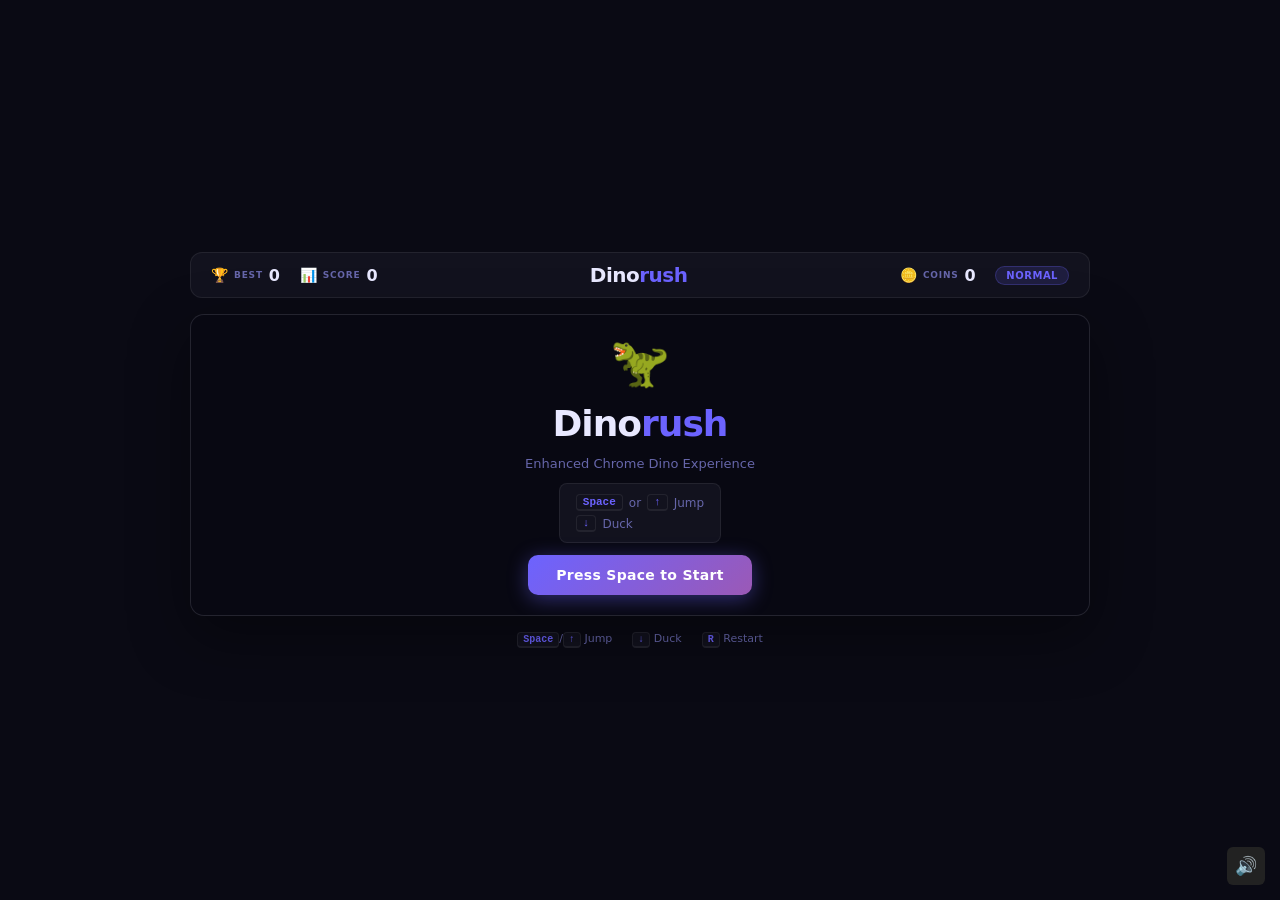
<file: game/game.html>
<!DOCTYPE html>
<html lang="en">
<head>
  <meta charset="UTF-8" />
  <meta name="viewport" content="width=device-width, initial-scale=1.0" />
  <title>Dinorush Play</title>
  <link rel="stylesheet" href="game.css" />
</head>
<body class="theme-dark">
  <div class="game-wrapper">
    <!-- HUD -->
    <div class="hud">
      <div class="hud-left">
        <div class="hud-item">
          <span class="hud-icon">🏆</span>
          <span class="hud-label">BEST</span>
          <span class="hud-value" id="hud-best">0</span>
        </div>
        <div class="hud-item">
          <span class="hud-icon">📊</span>
          <span class="hud-label">SCORE</span>
          <span class="hud-value" id="hud-score">0</span>
        </div>
      </div>
      <div class="hud-center">
        <div class="game-title">Dino<span class="plus">rush</span></div>
      </div>
      <div class="hud-right">
        <div class="hud-item">
          <span class="hud-icon">🪙</span>
          <span class="hud-label">COINS</span>
          <span class="hud-value" id="hud-coins">0</span>
        </div>
        <div class="hud-item difficulty-item">
          <span class="diff-badge" id="diff-badge">NORMAL</span>
        </div>
      </div>
    </div>

    <!-- Game Canvas Area -->
    <div class="canvas-container">
      <canvas id="game-canvas" width="900" height="300"></canvas>

      <!-- Start Screen -->
      <div class="overlay" id="start-screen">
        <div class="overlay-content">
          <div class="overlay-dino">🦖</div>
          <h1 class="overlay-title">Dino<span class="plus">rush</span></h1>
          <p class="overlay-sub">Enhanced Chrome Dino Experience</p>
          <div class="controls-hint">
            <div class="hint-row"><kbd>Space</kbd> or <kbd>↑</kbd> Jump</div>
            <div class="hint-row"><kbd>↓</kbd> Duck</div>
          </div>
          <button class="play-btn" id="start-btn">Press Space to Start</button>
        </div>
      </div>

      <!-- Game Over Screen -->
      <div class="overlay hidden" id="gameover-screen">
        <div class="overlay-content gameover-content">
          <div class="go-icon">💀</div>
          <h2 class="go-title">Game Over</h2>
          <div class="go-stats">
            <div class="go-stat">
              <div class="go-stat-label">Score</div>
              <div class="go-stat-value" id="go-score">0</div>
            </div>
            <div class="go-divider"></div>
            <div class="go-stat">
              <div class="go-stat-label">Best</div>
              <div class="go-stat-value" id="go-best">0</div>
            </div>
            <div class="go-divider"></div>
            <div class="go-stat coins-stat">
              <div class="go-stat-label">🪙 Earned</div>
              <div class="go-stat-value gold" id="go-coins">+0</div>
            </div>
          </div>
          <div class="new-best-banner hidden" id="new-best-banner">
            🎉 New Best Score!
          </div>
          <div class="go-actions">
            <button class="play-btn" id="restart-btn">
              <span>▶ Play Again</span>
            </button>
            <button class="secondary-btn" id="shop-link-btn">🛒 Shop</button>
          </div>
          <p class="go-hint">Press <kbd>R</kbd> to restart</p>
        </div>
      </div>
    </div>

    <!-- Bottom Controls Info -->
    <div class="controls-bar">
      <span><kbd>Space</kbd>/<kbd>↑</kbd> Jump</span>
      <span><kbd>↓</kbd> Duck</span>
      <span><kbd>R</kbd> Restart</span>
    </div>
  </div>

    <div class="sound-wrapper">

  <button id="soundBtn">🔊</button>

  <div id="volumePanel" class="volume-panel hidden">
    <input id="volumeSlider" type="range" min="0" max="1" step="0.01" value="1">
  </div>

</div>
  

  <script src="../storage/storage.js"></script>
  <script src="game.js"></script>
</body>
</html>
</file>
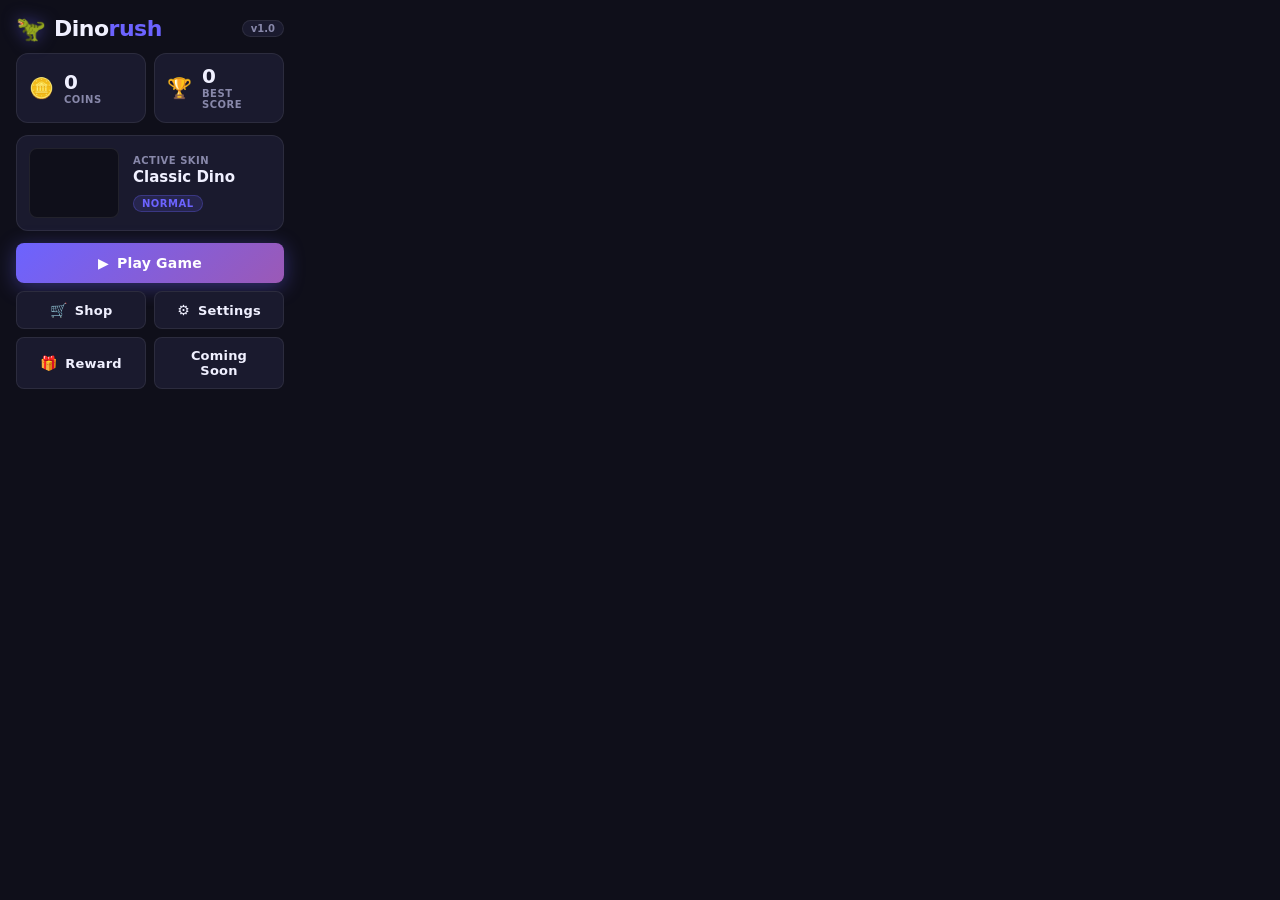
<file: popup/popup.html>
<!DOCTYPE html>
<html lang="en">

<head>
  <meta charset="UTF-8" />
  <meta name="viewport" content="width=device-width, initial-scale=1.0" />
  <title>Dinorush</title>
  <link rel="stylesheet" href="popup.css" />
</head>

<body class="theme-dark">
  <div class="popup-container">
    <!-- Header -->
    <div class="header">
      <div class="logo">
        <div class="logo-icon">🦖</div>
        <div class="logo-text">
          <span class="logo-name">Dino</span><span class="logo-plus">rush</span>
        </div>
      </div>
      <div class="version-badge">v1.0</div>
    </div>

    <!-- Stats Cards -->
    <div class="stats-grid">
      <div class="stat-card">
        <div class="stat-icon">🪙</div>
        <div class="stat-info">
          <div class="stat-value" id="coins-display">0</div>
          <div class="stat-label">Coins</div>
        </div>
      </div>
      <div class="stat-card">
        <div class="stat-icon">🏆</div>
        <div class="stat-info">
          <div class="stat-value" id="highscore-display">0</div>
          <div class="stat-label">Best Score</div>
        </div>
      </div>
    </div>

    <!-- Active Skin Preview -->
    <div class="skin-preview-card">
      <div class="skin-canvas-wrap">
        <canvas id="skin-preview" width="80" height="60"></canvas>
      </div>
      <div class="skin-info">
        <div class="skin-label">Active Skin</div>
        <div class="skin-name" id="skin-name-display">Classic Dino</div>
        <div class="difficulty-badge" id="difficulty-badge">Normal</div>
      </div>
    </div>

    <!-- Action Buttons -->
    <div class="actions">
      <button class="btn btn-primary" id="play-btn">
        <span class="btn-icon">▶</span>
        Play Game
      </button>
      <div class="secondary-actions">
        <button class="btn btn-secondary" id="shop-btn">
          <span class="btn-icon">🛒</span>
          Shop
        </button>
        <button class="btn btn-secondary" id="settings-btn">
          <span class="btn-icon">⚙</span>
          Settings
        </button>
        <button class="btn btn-secondary" id="reward-btn">
          <span class="btn-icon">🎁</span>
          Reward
        </button>
        <button class="btn btn-secondary" id="muteBtn" class="icon-btn"> Coming Soon </button>
      </div>
    </div>
  </div>

  <script src="../storage/storage.js"></script>
  <script src="popup.js"></script>
</body>

</html>
</file>
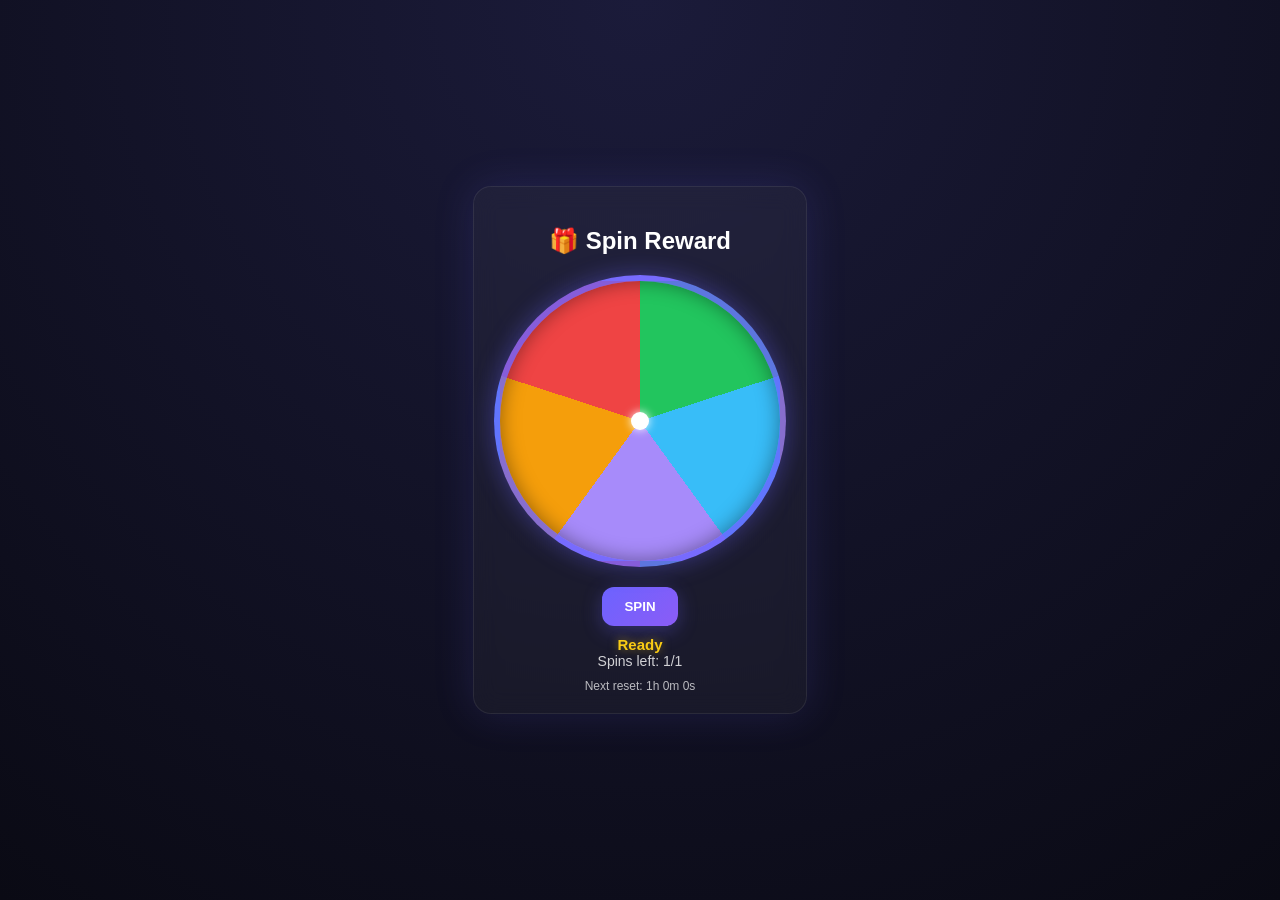
<file: reward/reward.html>
<!DOCTYPE html>
<html lang="en">
<head>
<meta charset="UTF-8" />
<meta name="viewport" content="width=device-width, initial-scale=1.0"/>
<title>Spin Reward</title>

<link rel="stylesheet" href="reward.css">
</head>

<body>

<div class="container">

  <h2>🎁 Spin Reward </h2>

  <div id="wheel"></div>

  <button id="spinBtn">SPIN</button>

  <div id="result">Ready</div>
  <div id="info"></div>
  <div id="timer"></div>

</div>

<script src="reward.js"></script>

</body>
</html>
</file>
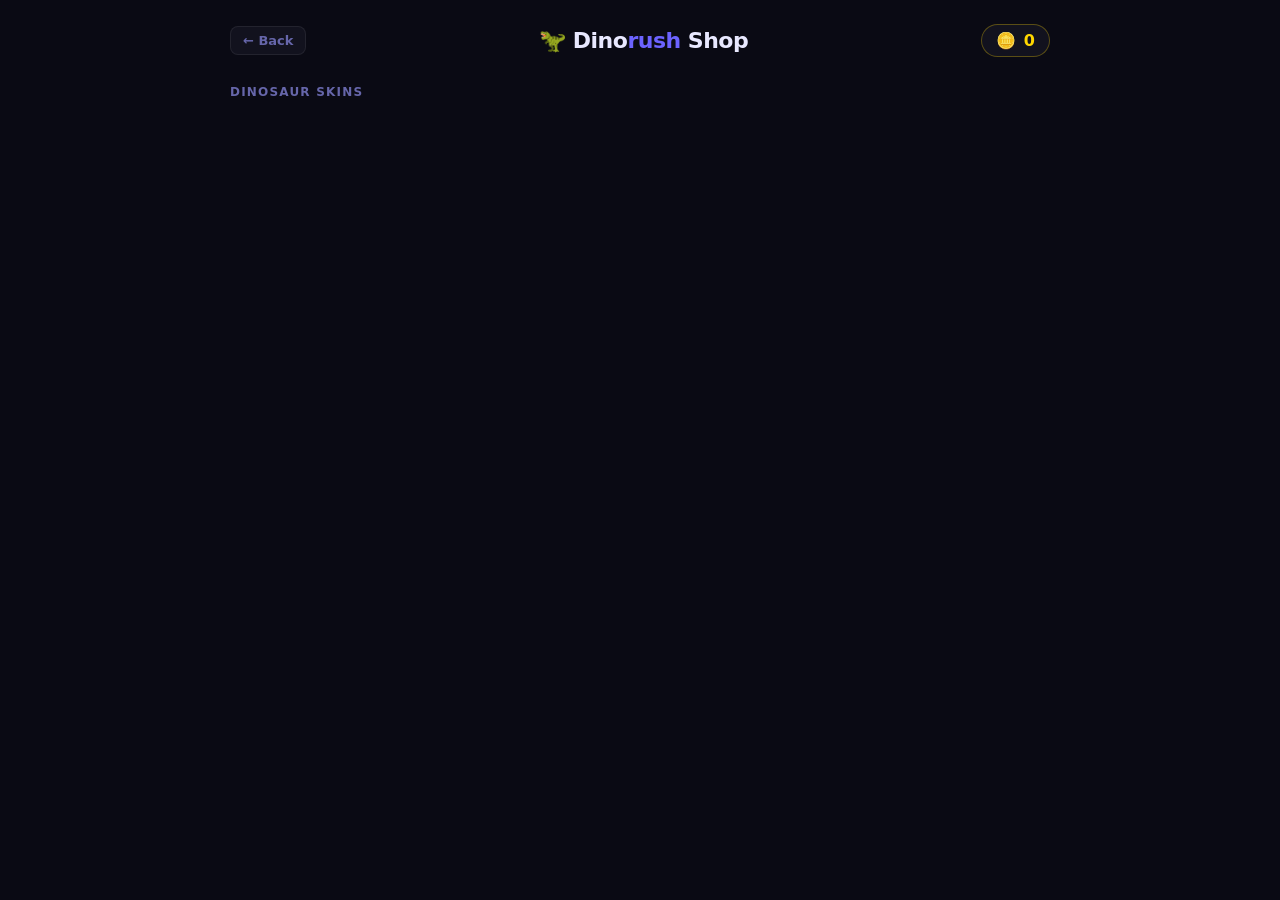
<file: shop/shop.html>
<!DOCTYPE html>
<html lang="en">

<head>
  <meta charset="UTF-8" />
  <meta name="viewport" content="width=device-width, initial-scale=1.0" />
  <title>Dinorush Shop</title>
  <link rel="stylesheet" href="shop.css" />
</head>

<body class="theme-dark">
  <div class="page-wrapper">
    <!-- Page Header -->
    <header class="page-header">
      <a href="../game/game.html" class="back-btn" id="back-btn">← Back</a>
      <div class="header-logo">🦖 Dino<span class="plus">rush</span> Shop</div>
      <div class="coin-balance">
        <span class="coin-icon">🪙</span>
        <span id="balance-display">0</span>
      </div>
    </header>

    <!-- Toast notification -->
    <div class="toast hidden" id="toast"></div>

    <!-- Shop Grid -->
    <main class="shop-main">
      <div class="section-title">Dinosaur Skins</div>
      <div class="skins-grid" id="skins-grid">
        <!-- Populated by JS -->
      </div>
    </main>
  </div>

  <!-- Skin Modal Preview -->
  <div class="modal-overlay hidden" id="modal-overlay">
    <div class="modal">
      <div class="modal-header">
        <h3 class="modal-title" id="modal-title">Skin Name</h3>
        <button class="modal-close" id="modal-close">✕</button>
      </div>
      <div class="modal-preview">
        <canvas id="modal-canvas" width="160" height="120"></canvas>
      </div>
      <div class="modal-info">
        <div class="modal-price" id="modal-price"></div>
        <div class="modal-status" id="modal-status"></div>
      </div>
      <div class="modal-actions">
        <button class="btn-modal-buy hidden" id="modal-buy-btn">Buy Now</button>
        <button class="btn-modal-select hidden" id="modal-select-btn">Equip Skin</button>
        <button class="btn-modal-active hidden" id="modal-active-btn">✓ Equipped</button>
      </div>
    </div>
  </div>

  <!-- <a href="../reward/reward.html" class="daily-reward-btn">
  🎁 Daily Reward
</a> -->

  <script src="../storage/storage.js"></script>
  <script src="shop.js"></script>
</body>

</html>
</file>
<file: game/game.css>
/* game.css — Dino+ Game Styles */

* { margin: 0; padding: 0; box-sizing: border-box; }

:root {
  --font: 'Segoe UI', system-ui, -apple-system, sans-serif;
  --mono: 'Courier New', 'Courier', monospace;
  --radius: 14px;
  --transition: 0.2s ease;
}

.theme-dark {
  --bg: #0a0a14;
  --bg-card: #12121e;
  --bg-overlay: rgba(8,8,18,0.92);
  --border: rgba(255,255,255,0.07);
  --text: #e8e8ff;
  --text-muted: #6666aa;
  --accent: #6c63ff;
  --accent2: #ff6584;
  --green: #43e97b;
  --gold: #ffd700;
  --canvas-bg: #13131f;
  --ground: #2a2a4a;
  --sky: #0d0d1a;
}

.theme-light {
  --bg: #eeeeff;
  --bg-card: #ffffff;
  --bg-overlay: rgba(240,240,255,0.95);
  --border: rgba(0,0,0,0.07);
  --text: #1a1a2e;
  --text-muted: #8888bb;
  --accent: #6c63ff;
  --accent2: #ff6584;
  --green: #27ae60;
  --gold: #c9a000;
  --canvas-bg: #f8f8ff;
  --ground: #ccccee;
  --sky: #f0f0ff;
}

html, body {
  height: 100%;
  background: var(--bg);
  color: var(--text);
  font-family: var(--font);
  overflow-x: hidden;
}

.game-wrapper {
  min-height: 100vh;
  display: flex;
  flex-direction: column;
  align-items: center;
  justify-content: center;
  gap: 16px;
  padding: 20px;
}

/* ── HUD ── */
.hud {
  width: 100%;
  max-width: 900px;
  display: flex;
  align-items: center;
  justify-content: space-between;
  background: var(--bg-card);
  border: 1px solid var(--border);
  border-radius: 12px;
  padding: 10px 20px;
}

.hud-left, .hud-right {
  display: flex;
  align-items: center;
  gap: 20px;
}

.hud-item {
  display: flex;
  align-items: center;
  gap: 6px;
}

.hud-icon { font-size: 14px; }

.hud-label {
  font-size: 9px;
  font-weight: 700;
  color: var(--text-muted);
  text-transform: uppercase;
  letter-spacing: 0.8px;
}

.hud-value {
  font-size: 16px;
  font-weight: 800;
  color: var(--text);
  font-variant-numeric: tabular-nums;
  letter-spacing: -0.3px;
}

.game-title {
  font-size: 20px;
  font-weight: 900;
  letter-spacing: -0.5px;
}

.plus { color: var(--accent); }

.diff-badge {
  font-size: 10px;
  font-weight: 700;
  padding: 3px 10px;
  border-radius: 20px;
  background: rgba(108,99,255,0.15);
  color: var(--accent);
  border: 1px solid rgba(108,99,255,0.25);
  letter-spacing: 0.5px;
}

.diff-badge.easy   { background: rgba(67,233,123,0.15); color: var(--green); border-color: rgba(67,233,123,0.3); }
.diff-badge.normal { background: rgba(108,99,255,0.15); color: var(--accent); border-color: rgba(108,99,255,0.3); }
.diff-badge.hard   { background: rgba(255,101,132,0.15); color: var(--accent2); border-color: rgba(255,101,132,0.3); }

/* ── CANVAS CONTAINER ── */
.canvas-container {
  position: relative;
  width: 100%;
  max-width: 900px;
  border-radius: var(--radius);
  overflow: hidden;
  border: 1px solid var(--border);
  background: var(--canvas-bg);
  box-shadow: 0 20px 60px rgba(0,0,0,0.4);
}

#game-canvas {
  display: block;
  width: 100%;
  height: auto;
  image-rendering: pixelated;
}

/* ── OVERLAYS ── */
.overlay {
  position: absolute;
  inset: 0;
  background: var(--bg-overlay);
  display: flex;
  align-items: center;
  justify-content: center;
  backdrop-filter: blur(4px);
  transition: opacity 0.3s ease;
  z-index: 10;
}

.overlay.hidden {
  display: none;
}

.overlay-content {
  text-align: center;
  display: flex;
  flex-direction: column;
  align-items: center;
  gap: 12px;
}

.overlay-dino {
  font-size: 48px;
  animation: bounce 1s ease-in-out infinite;
}

@keyframes bounce {
  0%, 100% { transform: translateY(0); }
  50% { transform: translateY(-8px); }
}

.overlay-title {
  font-size: 36px;
  font-weight: 900;
  letter-spacing: -1px;
}

.overlay-sub {
  font-size: 13px;
  color: var(--text-muted);
  font-weight: 500;
}

.controls-hint {
  display: flex;
  flex-direction: column;
  gap: 4px;
  padding: 10px 16px;
  background: var(--bg-card);
  border: 1px solid var(--border);
  border-radius: 8px;
  font-size: 12px;
  color: var(--text-muted);
}

.hint-row {
  display: flex;
  align-items: center;
  gap: 6px;
}

kbd {
  display: inline-block;
  background: var(--bg-card);
  border: 1px solid var(--border);
  border-bottom-width: 2px;
  border-radius: 4px;
  padding: 1px 6px;
  font-size: 11px;
  font-family: var(--mono);
  color: var(--accent);
  font-weight: 600;
}

.play-btn {
  background: linear-gradient(135deg, var(--accent), #9b59b6);
  color: #fff;
  border: none;
  border-radius: 10px;
  padding: 12px 28px;
  font-size: 14px;
  font-weight: 700;
  cursor: pointer;
  font-family: var(--font);
  box-shadow: 0 4px 20px rgba(108,99,255,0.4);
  transition: all 0.2s ease;
  letter-spacing: 0.3px;
}

.play-btn:hover {
  transform: translateY(-2px);
  box-shadow: 0 6px 28px rgba(108,99,255,0.55);
}

.play-btn:active { transform: translateY(0); }

/* ── GAME OVER ── */
.gameover-content { gap: 14px; }

.go-icon { font-size: 40px; }

.go-title {
  font-size: 28px;
  font-weight: 900;
  letter-spacing: -0.5px;
}

.go-stats {
  display: flex;
  align-items: center;
  gap: 16px;
  background: var(--bg-card);
  border: 1px solid var(--border);
  border-radius: 10px;
  padding: 14px 20px;
}

.go-stat {
  text-align: center;
}

.go-stat-label {
  font-size: 10px;
  color: var(--text-muted);
  font-weight: 600;
  text-transform: uppercase;
  letter-spacing: 0.5px;
  margin-bottom: 4px;
}

.go-stat-value {
  font-size: 22px;
  font-weight: 800;
  font-variant-numeric: tabular-nums;
}

.go-stat-value.gold { color: var(--gold); }

.go-divider {
  width: 1px;
  height: 40px;
  background: var(--border);
}

.new-best-banner {
  background: linear-gradient(135deg, rgba(255,215,0,0.15), rgba(255,165,0,0.15));
  border: 1px solid rgba(255,215,0,0.35);
  color: var(--gold);
  font-size: 13px;
  font-weight: 700;
  padding: 6px 16px;
  border-radius: 20px;
}

.new-best-banner.hidden { display: none; }

.go-actions {
  display: flex;
  gap: 10px;
  align-items: center;
}

.secondary-btn {
  background: var(--bg-card);
  color: var(--text);
  border: 1px solid var(--border);
  border-radius: 10px;
  padding: 12px 20px;
  font-size: 13px;
  font-weight: 600;
  cursor: pointer;
  font-family: var(--font);
  transition: all 0.2s ease;
}

.secondary-btn:hover {
  border-color: var(--accent);
  color: var(--accent);
}

.go-hint {
  font-size: 11px;
  color: var(--text-muted);
}

/* ── CONTROLS BAR ── */
.controls-bar {
  display: flex;
  gap: 20px;
  font-size: 11px;
  color: var(--text-muted);
  font-weight: 500;
}

.controls-bar kbd {
  font-size: 10px;
  padding: 1px 5px;
}

/* Responsive */
@media (max-width: 960px) {
  .game-wrapper { padding: 12px; }
  .canvas-container { border-radius: 10px; }
}







.sound-wrapper {
  position: absolute;
  bottom: 15px;
  right: 15px;
}

#soundBtn {
  cursor: pointer;
  font-size: 18px;
  background: #222;
  color: white;
  border: none;
  padding: 8px;
  border-radius: 6px;
}

/* hidden by default */
.volume-panel {
  margin-top: 8px;
  background: rgba(0,0,0,0.8);
  padding: 8px;
  border-radius: 8px;
}

/* toggle class */
.hidden {
  display: none;
}

#volumeSlider {
  width: 120px;
}
</file>
<file: popup/popup.css>
/* popup.css — Dino+ Popup Styles */

* {
  margin: 0;
  padding: 0;
  box-sizing: border-box;
}

:root {
  --font: 'Segoe UI', system-ui, -apple-system, sans-serif;
  --radius: 12px;
  --radius-sm: 8px;
  --transition: 0.2s ease;
}

/* ── DARK THEME (default) ── */
.theme-dark {
  --bg: #0f0f1a;
  --bg-card: #1a1a2e;
  --bg-card-hover: #1f1f38;
  --border: rgba(255,255,255,0.08);
  --text: #f0f0ff;
  --text-muted: #8888aa;
  --accent: #6c63ff;
  --accent-glow: rgba(108,99,255,0.3);
  --accent2: #ff6584;
  --green: #43e97b;
  --gold: #ffd700;
  --btn-primary-bg: linear-gradient(135deg, #6c63ff, #9b59b6);
  --btn-primary-shadow: 0 4px 20px rgba(108,99,255,0.4);
  --stat-bg: #1a1a2e;
}

/* ── LIGHT THEME ── */
.theme-light {
  --bg: #f5f5ff;
  --bg-card: #ffffff;
  --bg-card-hover: #f0f0ff;
  --border: rgba(0,0,0,0.08);
  --text: #1a1a2e;
  --text-muted: #666688;
  --accent: #6c63ff;
  --accent-glow: rgba(108,99,255,0.2);
  --accent2: #ff6584;
  --green: #27ae60;
  --gold: #e6b800;
  --btn-primary-bg: linear-gradient(135deg, #6c63ff, #9b59b6);
  --btn-primary-shadow: 0 4px 20px rgba(108,99,255,0.3);
  --stat-bg: #f0f0ff;
}

body {
  font-family: var(--font);
  background: var(--bg);
  color: var(--text);
  width: 300px;
  min-height: 380px;
  overflow: hidden;
}

.popup-container {
  padding: 16px;
  display: flex;
  flex-direction: column;
  gap: 12px;
}

/* ── HEADER ── */
.header {
  display: flex;
  align-items: center;
  justify-content: space-between;
}

.logo {
  display: flex;
  align-items: center;
  gap: 8px;
}

.logo-icon {
  font-size: 24px;
  line-height: 1;
  filter: drop-shadow(0 0 8px rgba(108,99,255,0.5));
  animation: float 3s ease-in-out infinite;
}

@keyframes float {
  0%, 100% { transform: translateY(0); }
  50% { transform: translateY(-3px); }
}

.logo-text {
  font-size: 22px;
  font-weight: 800;
  letter-spacing: -0.5px;
}

.logo-name {
  color: var(--text);
}

.logo-plus {
  color: var(--accent);
}

.version-badge {
  font-size: 10px;
  font-weight: 600;
  color: var(--text-muted);
  background: var(--bg-card);
  border: 1px solid var(--border);
  padding: 2px 8px;
  border-radius: 20px;
}

/* ── STATS GRID ── */
.stats-grid {
  display: grid;
  grid-template-columns: 1fr 1fr;
  gap: 8px;
}

.stat-card {
  background: var(--bg-card);
  border: 1px solid var(--border);
  border-radius: var(--radius);
  padding: 12px;
  display: flex;
  align-items: center;
  gap: 10px;
  transition: background var(--transition);
}

.stat-card:hover {
  background: var(--bg-card-hover);
}

.stat-icon {
  font-size: 20px;
  line-height: 1;
}

.stat-value {
  font-size: 20px;
  font-weight: 800;
  color: var(--text);
  letter-spacing: -0.5px;
  line-height: 1;
}

.stat-label {
  font-size: 10px;
  color: var(--text-muted);
  font-weight: 600;
  text-transform: uppercase;
  letter-spacing: 0.5px;
  margin-top: 2px;
}

/* ── SKIN PREVIEW ── */
.skin-preview-card {
  background: var(--bg-card);
  border: 1px solid var(--border);
  border-radius: var(--radius);
  padding: 12px;
  display: flex;
  align-items: center;
  gap: 14px;
}

.skin-canvas-wrap {
  background: var(--bg);
  border-radius: var(--radius-sm);
  border: 1px solid var(--border);
  padding: 4px;
  flex-shrink: 0;
}

#skin-preview {
  display: block;
  image-rendering: pixelated;
}

.skin-label {
  font-size: 10px;
  color: var(--text-muted);
  font-weight: 600;
  text-transform: uppercase;
  letter-spacing: 0.5px;
}

.skin-name {
  font-size: 15px;
  font-weight: 700;
  color: var(--text);
  margin: 2px 0 6px;
}

.difficulty-badge {
  display: inline-block;
  font-size: 10px;
  font-weight: 700;
  padding: 2px 8px;
  border-radius: 20px;
  background: rgba(108,99,255,0.15);
  color: var(--accent);
  border: 1px solid rgba(108,99,255,0.3);
  text-transform: uppercase;
  letter-spacing: 0.5px;
}

.difficulty-badge.easy   { background: rgba(67,233,123,0.15); color: var(--green); border-color: rgba(67,233,123,0.3); }
.difficulty-badge.normal { background: rgba(108,99,255,0.15); color: var(--accent); border-color: rgba(108,99,255,0.3); }
.difficulty-badge.hard   { background: rgba(255,101,132,0.15); color: var(--accent2); border-color: rgba(255,101,132,0.3); }

/* ── BUTTONS ── */
.actions {
  display: flex;
  flex-direction: column;
  gap: 8px;
}

.btn {
  display: flex;
  align-items: center;
  justify-content: center;
  gap: 8px;
  border: none;
  border-radius: var(--radius-sm);
  cursor: pointer;
  font-family: var(--font);
  font-weight: 700;
  font-size: 13px;
  transition: all var(--transition);
  padding: 10px 16px;
  letter-spacing: 0.2px;
}

.btn-icon {
  font-size: 14px;
}

.btn-primary {
  background: var(--btn-primary-bg);
  color: #fff;
  box-shadow: var(--btn-primary-shadow);
  width: 100%;
  padding: 12px;
  font-size: 14px;
}

.btn-primary:hover {
  transform: translateY(-1px);
  box-shadow: 0 6px 24px rgba(108,99,255,0.5);
}

.btn-primary:active {
  transform: translateY(0);
}

.secondary-actions {
  display: grid;
  grid-template-columns: 1fr 1fr;
  gap: 8px;
}

.btn-secondary {
  background: var(--bg-card);
  color: var(--text);
  border: 1px solid var(--border);
}

.btn-secondary:hover {
  background: var(--bg-card-hover);
  border-color: var(--accent);
  color: var(--accent);
}
</file>
<file: reward/reward.css>
body {
  margin: 0;
  font-family: 'Segoe UI', sans-serif;
  background: radial-gradient(circle at top, #1b1b3a, #0a0a14);
  color: white;
  display: flex;
  justify-content: center;
  align-items: center;
  height: 100vh;
  overflow: hidden;
}

/* MAIN CONTAINER */
.container {
  text-align: center;
  padding: 20px;
  background: rgba(255, 255, 255, 0.04);
  border: 1px solid rgba(255, 255, 255, 0.08);
  border-radius: 18px;
  backdrop-filter: blur(12px);
  box-shadow: 0 0 40px rgba(108, 99, 255, 0.15);
}

/* TITLE / INFO */
#info {
  font-size: 14px;
  opacity: 0.8;
  margin-bottom: 10px;
}

/* WHEEL */
#wheel {
  width: 280px;
  height: 280px;
  border-radius: 50%;
  margin: 20px auto;
  border: 6px solid rgba(108, 99, 255, 0.8);
  background: conic-gradient(
    #22c55e 0deg 72deg,
    #38bdf8 72deg 144deg,
    #a78bfa 144deg 216deg,
    #f59e0b 216deg 288deg,
    #ef4444 288deg 360deg
  );

  box-shadow:
    0 0 25px rgba(108, 99, 255, 0.4),
    inset 0 0 20px rgba(0, 0, 0, 0.4);

  transition: transform 5s cubic-bezier(0.12, 0.8, 0.18, 1);
  position: relative;
}

/* CENTER DOT (important UX detail) */
#wheel::after {
  content: "";
  position: absolute;
  top: 50%;
  left: 50%;
  width: 18px;
  height: 18px;
  background: white;
  border-radius: 50%;
  transform: translate(-50%, -50%);
  box-shadow: 0 0 10px white;
}

/* BUTTON */
button {
  padding: 12px 22px;
  border: none;
  border-radius: 12px;
  background: linear-gradient(135deg, #6c63ff, #8b5cf6);
  color: white;
  font-weight: bold;
  cursor: pointer;
  transition: 0.2s ease;
  box-shadow: 0 5px 20px rgba(108, 99, 255, 0.3);
}

button:hover {
  transform: translateY(-2px);
  box-shadow: 0 8px 25px rgba(108, 99, 255, 0.45);
}

button:active {
  transform: scale(0.96);
}

/* TEXT FEEDBACK */
#result {
  margin-top: 10px;
  font-size: 15px;
  font-weight: bold;
  color: #facc15;
  text-shadow: 0 0 10px rgba(250, 204, 21, 0.5);
}

#timer {
  margin-top: 6px;
  font-size: 12px;
  opacity: 0.7;
}
</file>
<file: shop/shop.css>
/* shop.css — Dino+ Shop Styles */

* { margin: 0; padding: 0; box-sizing: border-box; }

:root {
  --font: 'Segoe UI', system-ui, -apple-system, sans-serif;
  --radius: 14px;
  --radius-sm: 8px;
  --transition: 0.2s ease;
}

.theme-dark {
  --bg: #0a0a14;
  --bg-card: #12121e;
  --bg-card-hover: #18182e;
  --border: rgba(255,255,255,0.07);
  --text: #e8e8ff;
  --text-muted: #6666aa;
  --accent: #6c63ff;
  --accent2: #ff6584;
  --green: #43e97b;
  --gold: #ffd700;
  --red: #e74c3c;
}

.theme-light {
  --bg: #f0f0ff;
  --bg-card: #ffffff;
  --bg-card-hover: #f8f8ff;
  --border: rgba(0,0,0,0.07);
  --text: #1a1a2e;
  --text-muted: #8888bb;
  --accent: #6c63ff;
  --accent2: #ff6584;
  --green: #27ae60;
  --gold: #c9a000;
  --red: #c0392b;
}

html, body {
  min-height: 100vh;
  background: var(--bg);
  color: var(--text);
  font-family: var(--font);
}

.page-wrapper {
  max-width: 860px;
  margin: 0 auto;
  padding: 24px 20px;
}

/* ── HEADER ── */
.page-header {
  display: flex;
  align-items: center;
  justify-content: space-between;
  margin-bottom: 28px;
  gap: 16px;
}

.back-btn {
  display: inline-flex;
  align-items: center;
  gap: 6px;
  font-size: 13px;
  font-weight: 600;
  color: var(--text-muted);
  text-decoration: none;
  padding: 6px 12px;
  background: var(--bg-card);
  border: 1px solid var(--border);
  border-radius: var(--radius-sm);
  transition: all var(--transition);
  flex-shrink: 0;
}

.back-btn:hover {
  color: var(--accent);
  border-color: var(--accent);
}

.header-logo {
  font-size: 22px;
  font-weight: 800;
  letter-spacing: -0.5px;
}

.plus { color: var(--accent); }

.coin-balance {
  display: flex;
  align-items: center;
  gap: 8px;
  background: var(--bg-card);
  border: 1px solid rgba(255,215,0,0.3);
  border-radius: 20px;
  padding: 6px 14px;
  font-size: 16px;
  font-weight: 800;
  color: var(--gold);
  flex-shrink: 0;
}

.coin-icon { font-size: 16px; }

/* ── SECTION TITLE ── */
.section-title {
  font-size: 12px;
  font-weight: 700;
  text-transform: uppercase;
  letter-spacing: 1.2px;
  color: var(--text-muted);
  margin-bottom: 16px;
}

/* ── SKINS GRID ── */
.skins-grid {
  display: grid;
  grid-template-columns: repeat(auto-fill, minmax(200px, 1fr));
  gap: 14px;
}

/* ── SKIN CARD ── */
.skin-card {
  background: var(--bg-card);
  border: 1px solid var(--border);
  border-radius: var(--radius);
  overflow: hidden;
  cursor: pointer;
  transition: all var(--transition);
  position: relative;
}

.skin-card:hover {
  background: var(--bg-card-hover);
  border-color: var(--accent);
  transform: translateY(-2px);
  box-shadow: 0 8px 24px rgba(108,99,255,0.2);
}

.skin-card.active {
  border-color: var(--accent);
  box-shadow: 0 0 0 2px rgba(108,99,255,0.25);
}

.skin-card.locked {
  opacity: 0.75;
}

.skin-card.locked:hover {
  border-color: var(--text-muted);
  box-shadow: none;
}

/* Active badge */
.active-badge {
  position: absolute;
  top: 10px;
  right: 10px;
  background: var(--accent);
  color: #fff;
  font-size: 9px;
  font-weight: 800;
  padding: 2px 8px;
  border-radius: 20px;
  text-transform: uppercase;
  letter-spacing: 0.5px;
}

/* Lock overlay */
.lock-overlay {
  position: absolute;
  top: 10px;
  right: 10px;
  font-size: 18px;
  opacity: 0.6;
}

.card-preview {
  width: 100%;
  background: var(--bg);
  display: flex;
  align-items: center;
  justify-content: center;
  padding: 16px 0;
}

.card-preview canvas {
  image-rendering: pixelated;
}

.card-info {
  padding: 12px 14px;
  border-top: 1px solid var(--border);
}

.card-name {
  font-size: 14px;
  font-weight: 700;
  margin-bottom: 4px;
}

.card-price {
  font-size: 12px;
  color: var(--text-muted);
  font-weight: 600;
}

.card-price.free { color: var(--green); }
.card-price.gold { color: var(--gold); }
.card-price.owned { color: var(--accent); }

/* ── MODAL ── */
.modal-overlay {
  position: fixed;
  inset: 0;
  background: rgba(0,0,0,0.7);
  display: flex;
  align-items: center;
  justify-content: center;
  z-index: 100;
  backdrop-filter: blur(4px);
  animation: fadeIn 0.2s ease;
}

.modal-overlay.hidden { display: none; }

@keyframes fadeIn {
  from { opacity: 0; }
  to { opacity: 1; }
}

.modal {
  background: var(--bg-card);
  border: 1px solid var(--border);
  border-radius: var(--radius);
  width: 320px;
  overflow: hidden;
  animation: slideUp 0.2s ease;
}

@keyframes slideUp {
  from { transform: translateY(20px); opacity: 0; }
  to { transform: translateY(0); opacity: 1; }
}

.modal-header {
  display: flex;
  align-items: center;
  justify-content: space-between;
  padding: 16px 18px;
  border-bottom: 1px solid var(--border);
}

.modal-title {
  font-size: 16px;
  font-weight: 800;
}

.modal-close {
  background: none;
  border: none;
  color: var(--text-muted);
  font-size: 16px;
  cursor: pointer;
  padding: 2px 6px;
  border-radius: 4px;
  transition: color var(--transition);
}

.modal-close:hover { color: var(--text); }

.modal-preview {
  background: var(--bg);
  display: flex;
  align-items: center;
  justify-content: center;
  padding: 24px;
}

#modal-canvas { image-rendering: pixelated; }

.modal-info {
  padding: 12px 18px;
  display: flex;
  align-items: center;
  justify-content: space-between;
  border-top: 1px solid var(--border);
}

.modal-price {
  font-size: 18px;
  font-weight: 800;
  color: var(--gold);
}

.modal-status {
  font-size: 12px;
  color: var(--text-muted);
}

.modal-actions {
  padding: 14px 18px;
  display: flex;
  gap: 10px;
}

.btn-modal-buy, .btn-modal-select, .btn-modal-active {
  flex: 1;
  padding: 10px;
  border-radius: var(--radius-sm);
  font-size: 13px;
  font-weight: 700;
  cursor: pointer;
  font-family: var(--font);
  transition: all var(--transition);
  border: none;
}

.btn-modal-buy {
  background: linear-gradient(135deg, var(--gold), #e6b800);
  color: #1a1a00;
}

.btn-modal-buy:hover { filter: brightness(1.1); transform: translateY(-1px); }

.btn-modal-select {
  background: linear-gradient(135deg, var(--accent), #9b59b6);
  color: #fff;
  box-shadow: 0 4px 16px rgba(108,99,255,0.35);
}

.btn-modal-select:hover { filter: brightness(1.1); transform: translateY(-1px); }

.btn-modal-active {
  background: rgba(108,99,255,0.15);
  color: var(--accent);
  border: 1px solid rgba(108,99,255,0.3);
  cursor: default;
}

.btn-modal-buy.hidden,
.btn-modal-select.hidden,
.btn-modal-active.hidden { display: none; }

/* ── TOAST ── */
.toast {
  position: fixed;
  bottom: 24px;
  left: 50%;
  transform: translateX(-50%) translateY(8px);
  background: var(--bg-card);
  border: 1px solid var(--border);
  border-radius: 20px;
  padding: 10px 20px;
  font-size: 13px;
  font-weight: 600;
  color: var(--text);
  box-shadow: 0 8px 24px rgba(0,0,0,0.3);
  opacity: 0;
  transition: all 0.3s ease;
  z-index: 200;
  white-space: nowrap;
}

.toast.show {
  opacity: 1;
  transform: translateX(-50%) translateY(0);
}

.toast.hidden { display: none; }
.toast.success { border-color: var(--green); color: var(--green); }
.toast.error { border-color: var(--red); color: var(--red); }
.toast.info { border-color: var(--accent); color: var(--accent); }

/* Responsive */
@media (max-width: 600px) {
  .skins-grid { grid-template-columns: repeat(2, 1fr); }
  .page-header { flex-wrap: wrap; }
}


/* Reward Btn */
.daily-reward-btn {
  display: block;
  width: fit-content;
  margin: 20px auto; /* THIS centers it horizontally */
  padding: 10px 14px;
  border-radius: 10px;
  text-decoration: none;
  background: #6c63ff;
  color: white;
  font-weight: 700;
}
</file>
